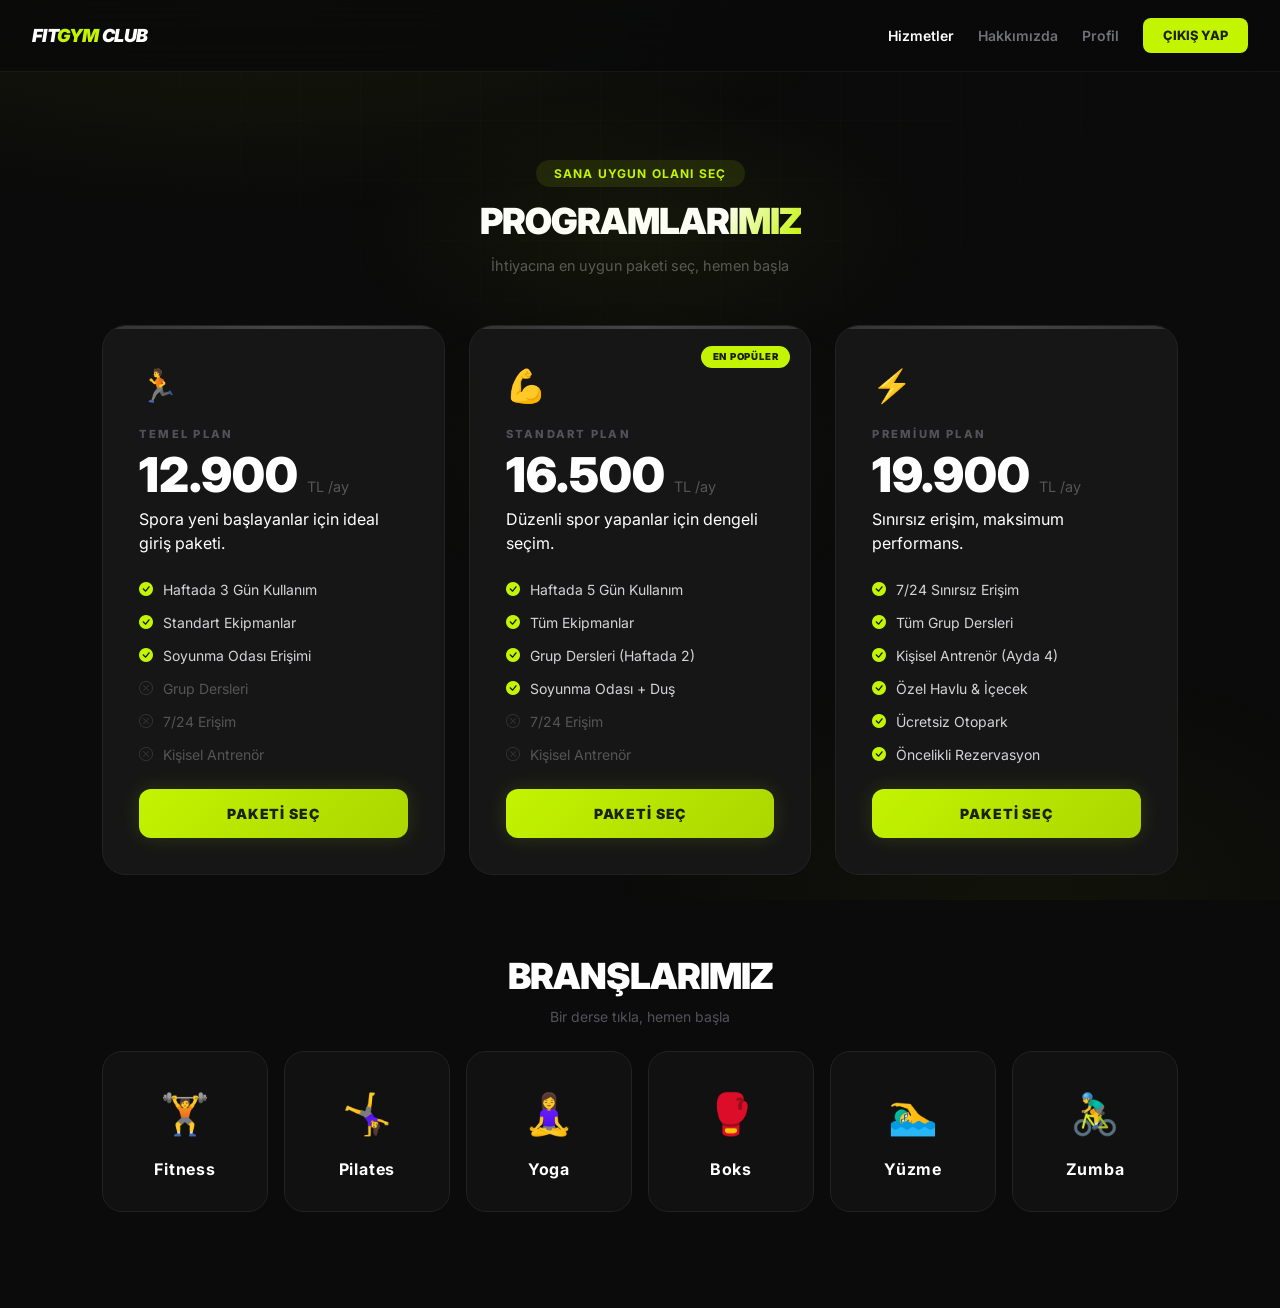
<file: fitgymclub_project/gym_frontend/pages/hizmetler.html>
<!DOCTYPE html>
<html lang="tr">
<head>
    <meta charset="UTF-8">
    <meta name="viewport" content="width=device-width, initial-scale=1.0">
    <title>Hizmetler & Programlar | Fit Gym Club</title>
    <link href="https://cdn.jsdelivr.net/npm/bootstrap@5.3.2/dist/css/bootstrap.min.css" rel="stylesheet">
    <link href="https://cdn.jsdelivr.net/npm/bootstrap-icons@1.11.3/font/bootstrap-icons.min.css" rel="stylesheet">
    <link href="https://fonts.googleapis.com/css2?family=Inter:wght@400;700;900&display=swap" rel="stylesheet">
    <style>
        :root { --lime: #c3f400; --bg: #0b0b0b; --card: #161616; }
        body { background-color: var(--bg); color: white; font-family: 'Inter', sans-serif; margin: 0; }

        /* Arka Plan Efekti */
        body::before {
            content: '';
            position: fixed; inset: 0; z-index: -1;
            background:
                radial-gradient(ellipse 80% 40% at 20% 0%, rgba(195,244,0,0.06) 0%, transparent 60%),
                radial-gradient(ellipse 60% 50% at 80% 100%, rgba(195,244,0,0.04) 0%, transparent 55%),
                radial-gradient(ellipse 40% 30% at 50% 50%, rgba(195,244,0,0.02) 0%, transparent 60%);
            pointer-events: none;
        }

        /* Grid çizgileri */
        body::after {
            content: '';
            position: fixed; inset: 0; z-index: -1;
            background-image:
                linear-gradient(rgba(195,244,0,0.025) 1px, transparent 1px),
                linear-gradient(90deg, rgba(195,244,0,0.025) 1px, transparent 1px);
            background-size: 60px 60px;
            mask-image: radial-gradient(ellipse 100% 100% at 50% 0%, black 0%, transparent 75%);
            pointer-events: none;
        }

        .site-navbar {
            position: fixed; top: 0; left: 0; right: 0; z-index: 100;
            background: rgba(9,9,11,.8); backdrop-filter: blur(20px);
            border-bottom: 1px solid rgba(255,255,255,.05);
            padding: 0 2rem; height: 72px;
            display: flex; align-items: center; justify-content: space-between;
        }
        .nav-logo { font-size: 1.125rem; font-weight: 900; font-style: italic; color: #fff; text-decoration: none; letter-spacing: -.04em; }
        .nav-logo span { color: var(--lime); }
        .nav-link-item { color: #71717a; text-decoration: none; font-size: .875rem; font-weight: 600; transition: color .2s; }
        .nav-link-item:hover { color: #fff; }

        /* Price Cards */
        .price-card {
            background: var(--card); border: 1px solid #222; padding: 2.25rem;
            border-radius: 1.5rem; transition: all .3s; position: relative; height: 100%;
            overflow: hidden;
        }
        .price-card::before {
            content: ''; position: absolute; top: 0; left: 0; right: 0; height: 3px;
            background: linear-gradient(90deg, #333, #444, #333); transition: all .3s;
        }
        .price-card:hover { transform: translateY(-10px); border-color: #333; box-shadow: 0 25px 50px rgba(0,0,0,.5); }
        .price-card:hover::before { background: linear-gradient(90deg, #555, #777, #555); }

        /* Temel - mavi ton */
        .price-card.plan-temel { border-color: #1a2535; }
        .price-card.plan-temel::before { background: linear-gradient(90deg, #1e3a5f, #2563eb, #1e3a5f); }
        .price-card.plan-temel:hover { border-color: #2563eb; box-shadow: 0 25px 50px rgba(37,99,235,.12); }
        .plan-temel .price-accent { color: #60a5fa; }

        /* Standart - mor ton */
        .price-card.plan-standart { border-color: #2d1b4e; }
        .price-card.plan-standart::before { background: linear-gradient(90deg, #4c1d95, #8b5cf6, #4c1d95); }
        .price-card.plan-standart:hover { border-color: #8b5cf6; box-shadow: 0 25px 50px rgba(139,92,246,.12); }
        .plan-standart .price-accent { color: #a78bfa; }
        .price-card.plan-standart .price-badge { background: linear-gradient(135deg, #8b5cf6, #6d28d9); color: #fff; }

        /* Premium - lime ton */
        .price-card.plan-premium {
            border-color: rgba(195,244,0,.25);
            background: linear-gradient(160deg, #0f1400 0%, #111 100%);
        }
        .price-card.plan-premium::before { background: linear-gradient(90deg, rgba(195,244,0,.3), var(--lime), rgba(195,244,0,.3)); }
        .price-card.plan-premium:hover { border-color: rgba(195,244,0,.5); box-shadow: 0 25px 50px rgba(195,244,0,.1); }
        .plan-premium .price-accent { color: var(--lime); text-shadow: 0 0 20px rgba(195,244,0,.3); }

        .price-badge {
            position: absolute; top: 1.25rem; right: 1.25rem;
            background: var(--lime); color: #1a2200;
            font-size: .6rem; font-weight: 900; padding: 4px 12px;
            border-radius: 999px; letter-spacing: .08em; text-transform: uppercase;
        }
        .price-plan-icon { font-size: 2rem; margin-bottom: 1rem; display: block; }
        .price-title { font-size: .7rem; letter-spacing: .2em; font-weight: 800; color: #52525b; text-transform: uppercase; margin-bottom: .35rem; }
        .price-amount { font-size: 3rem; font-weight: 900; margin: .5rem 0; line-height: 1; }
        .price-amount span { font-size: .9rem; color: #555; font-weight: 400; }
        .price-features { list-style: none; padding: 0; margin: 1.5rem 0; }
        .price-features li {
            display: flex; align-items: center; gap: .625rem;
            margin-bottom: .75rem; font-size: .875rem; color: #555;
        }
        .price-features li.feat-on { color: #d4d4d8; }
        .price-features li .feat-icon { font-size: .875rem; flex-shrink: 0; }
        .feat-on .feat-icon { color: var(--lime); }
        .feat-off .feat-icon { color: #333; }

        .btn-lime-full { background: linear-gradient(135deg, var(--lime), #abd600); color: #1a2200; font-weight: 900; font-size: .875rem; letter-spacing: .06em; text-transform: uppercase; padding: .875rem; border: none; border-radius: .75rem; cursor: pointer; width: 100%; transition: all .2s; box-shadow: 0 0 20px rgba(195,244,0,.15); }
        .btn-lime-full:hover { box-shadow: 0 0 30px rgba(195,244,0,.3); transform: translateY(-1px); }

        .btn-blue-full { background: linear-gradient(135deg, #1d4ed8, #2563eb); color: #fff; font-weight: 900; font-size: .875rem; letter-spacing: .06em; text-transform: uppercase; padding: .875rem; border: none; border-radius: .75rem; cursor: pointer; width: 100%; transition: all .2s; }
        .btn-blue-full:hover { box-shadow: 0 0 25px rgba(37,99,235,.3); transform: translateY(-1px); }

        .btn-purple-full { background: linear-gradient(135deg, #6d28d9, #8b5cf6); color: #fff; font-weight: 900; font-size: .875rem; letter-spacing: .06em; text-transform: uppercase; padding: .875rem; border: none; border-radius: .75rem; cursor: pointer; width: 100%; transition: all .2s; }
        .btn-purple-full:hover { box-shadow: 0 0 25px rgba(139,92,246,.3); transform: translateY(-1px); }

        /* Branch Cards */
        .brans-card {
            background: #111; border: 1px solid #222; padding: 2rem;
            border-radius: 1.25rem; text-align: center; cursor: pointer; transition: .3s;
        }
        .brans-card:hover { background: #1a1a1a; border-color: var(--lime); transform: scale(1.04); }
        .brans-card span { font-size: 2.5rem; display: block; margin-bottom: 1rem; }
        .brans-card h4 { margin: 0; font-weight: 700; letter-spacing: .05em; font-size: 1rem; }

        .section-title { font-size: 2.25rem; font-weight: 900; letter-spacing: -1px; }
        .section-title span { color: var(--lime); }

        /* Programlar bölümü arka efekt */
        .programs-section {
            position: relative;
        }
        .programs-section::before {
            content: '';
            position: absolute;
            top: -80px; left: 50%; transform: translateX(-50%);
            width: 600px; height: 300px;
            background: radial-gradient(ellipse, rgba(195,244,0,0.05) 0%, transparent 70%);
            pointer-events: none;
        }
        .hero-badge { background: rgba(195,244,0,.1); color: var(--lime); padding: 6px 18px; border-radius: 999px; font-weight: 700; font-size: .75rem; letter-spacing: .1em; text-transform: uppercase; }
    </style>
</head>
<body>

<nav class="site-navbar">
    <a href="../index.html" class="nav-logo">FIT<span>GYM</span> CLUB</a>
    <div class="d-none d-md-flex gap-4 align-items-center">
        <a href="hizmetler.html" class="nav-link-item" style="color:#fff">Hizmetler</a>
        <a href="hakkimizda.html" class="nav-link-item">Hakkımızda</a>
        <a href="profil.html" class="nav-link-item">Profil</a>
        <a href="giris.html" style="background:var(--lime);color:#1a2200;padding:.5rem 1.25rem;border-radius:.5rem;font-weight:800;font-size:.8rem;text-decoration:none">ÇIKIŞ YAP</a>
    </div>
</nav>

<main class="container" style="max-width:1100px;padding-top:160px;padding-bottom:6rem;position:relative">

    <!-- Programlar -->
    <section class="mb-5 programs-section">
        <div class="text-center mb-5">
            <span class="hero-badge">SANA UYGUN OLANI SEÇ</span>
            <h2 class="section-title mt-3">PROGRAMLAR<span style="background:linear-gradient(120deg,#fff 0%,var(--lime) 100%);-webkit-background-clip:text;-webkit-text-fill-color:transparent">IMIZ</span></h2>
            <p style="color:#555;font-size:.9rem;margin-top:.75rem">İhtiyacına en uygun paketi seç, hemen başla</p>
        </div>

        <div class="row g-4">

            <!-- Temel -->
            <div class="col-md-4">
                <div class="price-card">
                    <span class="price-plan-icon">🏃</span>
                    <div class="price-title">TEMEL PLAN</div>
                    <div class="price-amount">12.900 <span>TL /ay</span></div>
                    <p class="price-sub">Spora yeni başlayanlar için ideal giriş paketi.</p>
                    <div class="price-divider"></div>
                    <ul class="price-features">
                        <li class="feat-on"><i class="bi bi-check-circle-fill feat-icon"></i> Haftada 3 Gün Kullanım</li>
                        <li class="feat-on"><i class="bi bi-check-circle-fill feat-icon"></i> Standart Ekipmanlar</li>
                        <li class="feat-on"><i class="bi bi-check-circle-fill feat-icon"></i> Soyunma Odası Erişimi</li>
                        <li class="feat-off"><i class="bi bi-x-circle feat-icon"></i> Grup Dersleri</li>
                        <li class="feat-off"><i class="bi bi-x-circle feat-icon"></i> 7/24 Erişim</li>
                        <li class="feat-off"><i class="bi bi-x-circle feat-icon"></i> Kişisel Antrenör</li>
                    </ul>
                    <button class="btn-lime-full" onclick="bransTikla(1, 'Temel Paket')">Paketi Seç</button>
                </div>
            </div>

            <!-- Standart -->
            <div class="col-md-4">
                <div class="price-card">
                    <div class="price-badge">EN POPÜLER</div>
                    <span class="price-plan-icon">💪</span>
                    <div class="price-title">STANDART PLAN</div>
                    <div class="price-amount">16.500 <span>TL /ay</span></div>
                    <p class="price-sub">Düzenli spor yapanlar için dengeli seçim.</p>
                    <div class="price-divider"></div>
                    <ul class="price-features">
                        <li class="feat-on"><i class="bi bi-check-circle-fill feat-icon"></i> Haftada 5 Gün Kullanım</li>
                        <li class="feat-on"><i class="bi bi-check-circle-fill feat-icon"></i> Tüm Ekipmanlar</li>
                        <li class="feat-on"><i class="bi bi-check-circle-fill feat-icon"></i> Grup Dersleri (Haftada 2)</li>
                        <li class="feat-on"><i class="bi bi-check-circle-fill feat-icon"></i> Soyunma Odası + Duş</li>
                        <li class="feat-off"><i class="bi bi-x-circle feat-icon"></i> 7/24 Erişim</li>
                        <li class="feat-off"><i class="bi bi-x-circle feat-icon"></i> Kişisel Antrenör</li>
                    </ul>
                    <button class="btn-lime-full" onclick="bransTikla(2, 'Standart Paket')">Paketi Seç</button>
                </div>
            </div>

            <!-- Premium -->
            <div class="col-md-4">
                <div class="price-card featured">
                    <span class="price-plan-icon">⚡</span>
                    <div class="price-title">PREMİUM PLAN</div>
                    <div class="price-amount lime">19.900 <span>TL /ay</span></div>
                    <p class="price-sub">Sınırsız erişim, maksimum performans.</p>
                    <div class="price-divider"></div>
                    <ul class="price-features">
                        <li class="feat-on"><i class="bi bi-check-circle-fill feat-icon"></i> 7/24 Sınırsız Erişim</li>
                        <li class="feat-on"><i class="bi bi-check-circle-fill feat-icon"></i> Tüm Grup Dersleri</li>
                        <li class="feat-on"><i class="bi bi-check-circle-fill feat-icon"></i> Kişisel Antrenör (Ayda 4)</li>
                        <li class="feat-on"><i class="bi bi-check-circle-fill feat-icon"></i> Özel Havlu & İçecek</li>
                        <li class="feat-on"><i class="bi bi-check-circle-fill feat-icon"></i> Ücretsiz Otopark</li>
                        <li class="feat-on"><i class="bi bi-check-circle-fill feat-icon"></i> Öncelikli Rezervasyon</li>
                    </ul>
                    <button class="btn-lime-full" onclick="bransTikla(3, 'Premium Paket')">Paketi Seç</button>
                </div>
            </div>

        </div>
    </section>

    <!-- Branşlar -->
    <section style="margin-top:5rem">
        <h2 class="section-title text-center mb-2">BRANŞLARIMIZ</h2>
        <p class="text-center mb-4" style="color:#52525b;font-size:.875rem">Bir derse tıkla, hemen başla</p>
        <div class="row g-3">
            <div class="col-6 col-md-4 col-lg-2">
                <div class="brans-card" onclick="bransTikla(1, 'Fitness')">
                    <span>🏋️</span><h4>Fitness</h4>
                </div>
            </div>
            <div class="col-6 col-md-4 col-lg-2">
                <div class="brans-card" onclick="bransTikla(2, 'Pilates')">
                    <span>🤸‍♀️</span><h4>Pilates</h4>
                </div>
            </div>
            <div class="col-6 col-md-4 col-lg-2">
                <div class="brans-card" onclick="bransTikla(3, 'Yoga')">
                    <span>🧘‍♀️</span><h4>Yoga</h4>
                </div>
            </div>
            <div class="col-6 col-md-4 col-lg-2">
                <div class="brans-card" onclick="bransTikla(4, 'Boks')">
                    <span>🥊</span><h4>Boks</h4>
                </div>
            </div>
            <div class="col-6 col-md-4 col-lg-2">
                <div class="brans-card" onclick="bransTikla(5, 'Yüzme')">
                    <span>🏊‍♂️</span><h4>Yüzme</h4>
                </div>
            </div>
            <div class="col-6 col-md-4 col-lg-2">
                <div class="brans-card" onclick="bransTikla(6, 'Zumba')">
                    <span>🚴‍♂️</span><h4>Zumba</h4>
                </div>
            </div>
        </div>
    </section>
</main>

<!-- Giriş Gerekli Modal -->
<div class="modal fade" id="girisModal" tabindex="-1">
    <div class="modal-dialog modal-dialog-centered">
        <div class="modal-content" style="background:#111;border:1px solid rgba(195,244,0,0.15);border-radius:1.25rem;color:#e5e2e1">
            <!-- Üst lime çizgi -->
            <div style="height:2px;background:linear-gradient(90deg,transparent,#c3f400,transparent);border-radius:1.25rem 1.25rem 0 0"></div>
            <div class="p-4">
                <!-- Başlık -->
                <div class="text-center mb-4">
                    <div style="width:64px;height:64px;background:rgba(195,244,0,0.08);border:1px solid rgba(195,244,0,0.2);border-radius:50%;display:flex;align-items:center;justify-content:center;margin:0 auto 1rem;font-size:1.75rem">🏋️</div>
                    <h5 class="fw-black mb-1" style="color:#fff;font-size:1.25rem">Devam etmek için giriş yap</h5>
                    <p style="color:#52525b;font-size:.875rem;margin:0">
                        <span id="modal-ders-adi" style="color:#c3f400;font-weight:700"></span> dersine kayıt olmak için hesabın olması gerekiyor.
                    </p>
                </div>

                <!-- Seçenekler -->
                <div class="d-grid gap-2 mb-3">
                    <button onclick="modalGirisYap()" style="background:linear-gradient(135deg,#c3f400,#abd600);color:#1a2200;font-weight:900;font-size:.9rem;padding:.875rem;border:none;border-radius:.75rem;cursor:pointer;letter-spacing:.04em">
                        🔑 Giriş Yap
                    </button>
                    <button onclick="modalKayitOl()" style="background:transparent;color:#c3f400;font-weight:700;font-size:.875rem;padding:.875rem;border:1px solid rgba(195,244,0,0.25);border-radius:.75rem;cursor:pointer">
                        ✨ Ücretsiz Üye Ol
                    </button>
                </div>

                <button onclick="modalKapat()" style="background:transparent;border:none;color:#3f3f46;font-size:.8rem;width:100%;cursor:pointer;padding:.5rem">
                    Vazgeç
                </button>
            </div>
        </div>
    </div>
</div>

<script src="https://cdn.jsdelivr.net/npm/bootstrap@5.3.2/dist/js/bootstrap.bundle.min.js"></script>
<script>
let seciliHizmetId  = null;
let seciliHizmetAdi = null;
let girisModal      = null;

function bransTikla(hizmetId, hizmetAdi) {
    const user = localStorage.getItem('user');

    if (user) {
        // Giriş yapılmış → direkt ödemeye git
        satinAlmayaGit(hizmetId, hizmetAdi);
    } else {
        // Giriş yapılmamış → modal göster
        seciliHizmetId  = hizmetId;
        seciliHizmetAdi = hizmetAdi;
        document.getElementById('modal-ders-adi').textContent = hizmetAdi;
        if (!girisModal) girisModal = new bootstrap.Modal(document.getElementById('girisModal'));
        girisModal.show();
    }
}

function satinAlmayaGit(hizmetId, hizmetAdi) {
    localStorage.setItem('secilenHizmetId',  hizmetId);
    localStorage.setItem('secilenHizmetAdi', hizmetAdi);
    window.location.href = 'odeme.html';
}

function modalGirisYap() {
    // Giriş sonrası geri dönmek için hedefi kaydet
    if (seciliHizmetId) {
        localStorage.setItem('secilenHizmetId',  seciliHizmetId);
        localStorage.setItem('secilenHizmetAdi', seciliHizmetAdi);
    }
    window.location.href = 'giris.html';
}

function modalKayitOl() {
    if (seciliHizmetId) {
        localStorage.setItem('secilenHizmetId',  seciliHizmetId);
        localStorage.setItem('secilenHizmetAdi', seciliHizmetAdi);
    }
    window.location.href = 'kayit.html';
}

function modalKapat() { girisModal?.hide(); }

// Paket satın alma (üst kısımdaki butonlar) da aynı kontrolü yapsın
function satinAlmayaGitKontrol(hizmetId, hizmetAdi) {
    bransTikla(hizmetId, hizmetAdi);
}
</script>
</body>
</html>
</file>
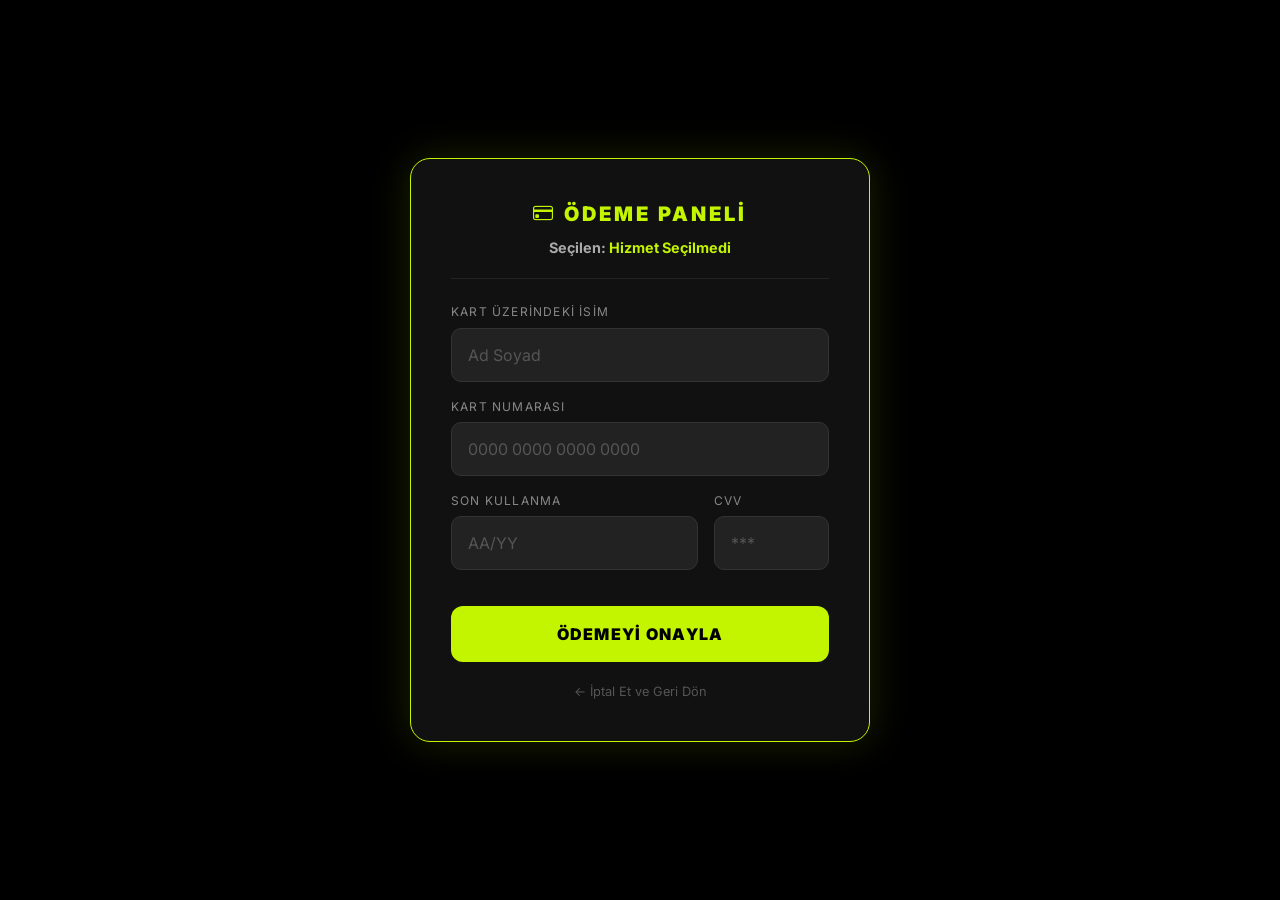
<file: fitgymclub_project/gym_frontend/pages/odeme.html>
<!DOCTYPE html>
<html lang="tr">
<head>
    <meta charset="UTF-8">
    <meta name="viewport" content="width=device-width, initial-scale=1.0">
    <title>Ödeme Yap | Fit Gym Club</title>
    <link href="https://cdn.jsdelivr.net/npm/bootstrap@5.3.2/dist/css/bootstrap.min.css" rel="stylesheet">
    <link href="https://cdn.jsdelivr.net/npm/bootstrap-icons@1.11.3/font/bootstrap-icons.min.css" rel="stylesheet">
    <link href="https://fonts.googleapis.com/css2?family=Inter:wght@400;700;900&display=swap" rel="stylesheet">
    <style>
        :root { --lime: #c3f400; }
        body { background: #000; color: #fff; font-family: 'Inter', sans-serif; min-height: 100vh; display: flex; align-items: center; justify-content: center; padding: 2rem; }

        .payment-card {
            width: 100%; max-width: 460px;
            background: #111; border: 1px solid var(--lime);
            border-radius: 1.25rem; padding: 2.5rem;
            box-shadow: 0 0 40px rgba(195,244,0,.15);
        }

        .pay-title { color: var(--lime); text-align: center; text-transform: uppercase; letter-spacing: .15em; font-size: 1.25rem; font-weight: 900; margin-bottom: .5rem; }

        .selected-pkg { text-align: center; font-weight: 700; color: #aaa; font-size: .9rem; padding-bottom: 1.25rem; border-bottom: 1px solid #222; margin-bottom: 1.5rem; }
        .selected-pkg span { color: var(--lime); }

        .form-label-pay { font-size: .75rem; color: #888; letter-spacing: .1em; text-transform: uppercase; margin-bottom: .4rem; display: block; }

        .form-control-pay {
            width: 100%; padding: .875rem 1rem; background: #222;
            border: 1px solid #333; border-radius: .625rem; color: #fff;
            font-size: 1rem; outline: none; transition: all .2s;
        }
        .form-control-pay:focus { border-color: var(--lime); box-shadow: 0 0 0 3px rgba(195,244,0,.15); }
        .form-control-pay::placeholder { color: #555; }

        .btn-pay {
            width: 100%; padding: 1rem; background: var(--lime); color: #000;
            border: none; border-radius: .75rem; font-weight: 900; font-size: 1rem;
            text-transform: uppercase; letter-spacing: .08em; cursor: pointer;
            margin-top: 1.25rem; transition: all .2s;
        }
        .btn-pay:hover { box-shadow: 0 0 25px rgba(195,244,0,.4); }
        .btn-pay:disabled { opacity: .6; cursor: not-allowed; }

        .back-link { display: block; text-align: center; margin-top: 1.25rem; color: #555; text-decoration: none; font-size: .8rem; transition: color .2s; }
        .back-link:hover { color: #fff; }
    </style>
</head>
<body>

<div class="payment-card">
    <div class="pay-title"><i class="bi bi-credit-card me-2"></i>ÖDEME PANELİ</div>
    <div class="selected-pkg">Seçilen: <span id="paket-adi">Yükleniyor...</span></div>

    <form id="payment-form">
        <div class="mb-3">
            <label class="form-label-pay">KART ÜZERİNDEKİ İSİM</label>
            <input type="text" id="card-name" class="form-control-pay" placeholder="Ad Soyad" required>
        </div>
        <div class="mb-3">
            <label class="form-label-pay">KART NUMARASI</label>
            <input type="text" id="card-number" class="form-control-pay" placeholder="0000 0000 0000 0000" maxlength="16" required>
        </div>
        <div class="row g-3 mb-3">
            <div class="col-8">
                <label class="form-label-pay">SON KULLANMA</label>
                <input type="text" class="form-control-pay" placeholder="AA/YY" maxlength="5" required>
            </div>
            <div class="col-4">
                <label class="form-label-pay">CVV</label>
                <input type="password" class="form-control-pay" placeholder="***" maxlength="3" required>
            </div>
        </div>
        <button type="submit" class="btn-pay" id="pay-btn">ÖDEMEYİ ONAYLA</button>
    </form>

    <a href="hizmetler.html" class="back-link">← İptal Et ve Geri Dön</a>
</div>

<script src="https://cdn.jsdelivr.net/npm/bootstrap@5.3.2/dist/js/bootstrap.bundle.min.js"></script>
<script>
    document.addEventListener('DOMContentLoaded', () => {
        const ad = localStorage.getItem('secilenHizmetAdi') || 'Hizmet Seçilmedi';
        const id = localStorage.getItem('secilenHizmetId');
        document.getElementById('paket-adi').textContent = ad;

        document.getElementById('payment-form').addEventListener('submit', async (e) => {
            e.preventDefault();
            const btn = document.getElementById('pay-btn');
            btn.textContent = 'İŞLENİYOR...';
            btn.disabled = true;

            try {
                const response = await fetch('http://localhost:8000/gym_backend/api/payments/pay.php', {
                    method: 'POST',
                    headers: { 'Content-Type': 'application/json' },
                    credentials: 'include',
                    body: JSON.stringify({ hizmet_id: id })
                });

                const result = await response.json();

                if (result.success) {
                    alert('✅ ' + result.message);
                    window.location.href = 'profil.html';
                } else {
                    alert('❌ ' + result.message);
                    btn.textContent = 'ÖDEMEYİ ONAYLA';
                    btn.disabled = false;
                }
            } catch (err) {
                alert('Sunucuya bağlanılamadı. Backend (8000) çalışıyor mu?');
                btn.textContent = 'ÖDEMEYİ ONAYLA';
                btn.disabled = false;
            }
        });
    });
</script>
</body>
</html>
</file>
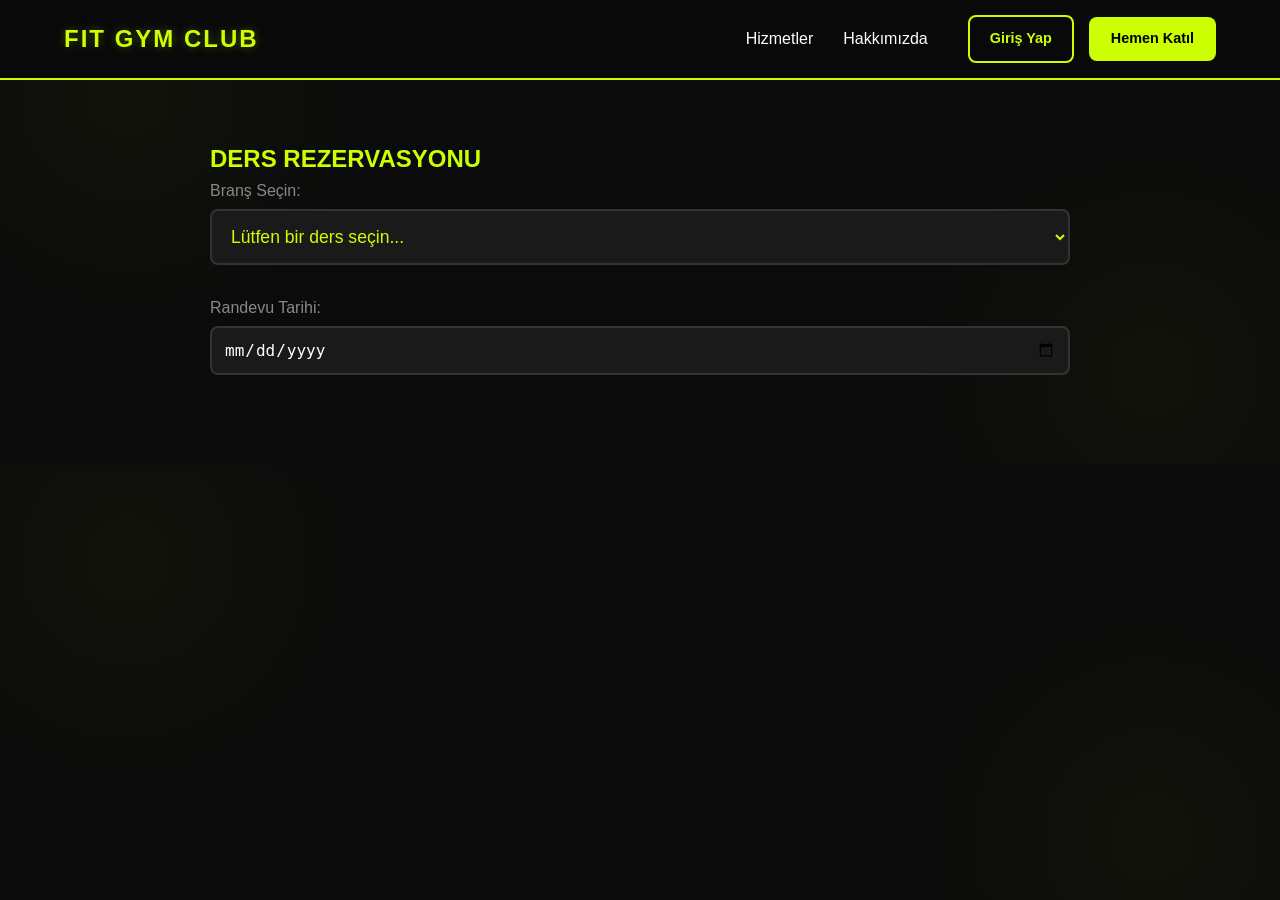
<file: fitgymclub_project/gym_frontend/pages/rezervasyon.html>
<!DOCTYPE html>
<html lang="tr">
<head>
    <meta charset="UTF-8">
    <meta name="viewport" content="width=device-width, initial-scale=1.0">
    <title>Rezervasyon - Fit Gym Club</title>
    <link rel="stylesheet" href="../css/style.css">
    <link rel="stylesheet" href="../css/navbar.css"> 
    <style>
        body { background-color: #0b0b0b; color: white; font-family: sans-serif; margin: 0; }
        
        .res-container { 
            max-width: 900px; 
            margin: 120px auto 50px; 
            padding: 20px; 
        }

        .date-input {
            width: 100%; padding: 12px; background: #1a1a1a; border: 2px solid #333;
            color: white; border-radius: 8px; font-size: 1rem; margin-bottom: 20px;
            box-sizing: border-box;
        }

        .service-select { 
            width: 100%; padding: 15px; background: #1a1a1a; border: 2px solid #333; 
            color: #ccff00; font-size: 1.1rem; border-radius: 8px; margin-bottom: 30px; 
        } 

        .slots-grid { display: grid; grid-template-columns: repeat(auto-fill, minmax(200px, 1fr)); gap: 20px; }
        
        .slot-card { 
            background: #111; border: 1px solid #444; padding: 20px; border-radius: 10px; 
            transition: 0.3s; text-align: center; cursor: pointer;
        }

        .slot-card:hover { border-color: #ccff00; box-shadow: 0 0 15px rgba(204, 255, 0, 0.3); }
        .slot-card.full { border-color: #ff0055; opacity: 0.6; cursor: not-allowed; }

        .time { display: block; font-size: 1.5rem; font-weight: bold; margin-bottom: 10px; }
        .capacity { color: #888; font-size: 0.9rem; }

        .btn-reserve { 
            margin-top: 15px; background: #ccff00; color: black; border: none; 
            padding: 8px 15px; border-radius: 5px; font-weight: bold;
            cursor: pointer; transition: 0.3s;
        }
        .btn-reserve:hover { background: #b3e600; transform: scale(1.05); }
    </style>
</head>
<body> 
    <nav class="navbar">
        <a href="index.html" class="nav-logo">FIT GYM CLUB</a>
        
        <div class="nav-right">
            <ul class="nav-links" id="nav-links">
                </ul>
            <div class="nav-buttons" id="nav-buttons">
                </div>
        </div>

        <div class="menu-toggle">
            <span></span><span></span><span></span>
        </div>
    </nav>

    <div class="res-container">
        <h2 style="color: #ccff00;">DERS REZERVASYONU</h2>

        <label style="color: #888; display: block; margin-bottom: 5px;">Branş Seçin:</label>
        <select id="serviceDropdown" class="service-select"> 
            <option value="">Lütfen bir ders seçin...</option>
        </select>

        <label style="color: #888; display: block; margin-bottom: 5px;">Randevu Tarihi:</label>
        <input type="date" id="rezTarih" class="date-input">

        <div id="slotsContainer" class="slots-grid">
            </div>
    </div>

    <script src="../js/navbar.js"></script>
    <script src="../js/rezervasyon.js"></script> 
</body>
</html>
</file>
<file: fitgymclub_project/gym_frontend/css/style.css>
/* FİT GYM CLUB - Modern & Neon Global Styles */
@import url('https://fonts.googleapis.com/css2?family=Inter:wght@400;600;800;900&display=swap');

:root {
    /* Renk Paleti */
    --neon-sari:   #ccff00; 
    --neon-koyu:   #b3e600;
    --siyah:       #080808; /* Daha derin bir siyah */
    --siyah-2:     #121212;
    --siyah-3:     #1c1c1c;
    --siyah-4:     #282828;
    --gri-acik:    #e0e0e0;
    --beyaz:       #ffffff;
    
    /* Modern Font ve Layout */
    --font-main:   'Inter', sans-serif; 
    --radius-lg:   20px;
    --golge-neon:  0 0 30px rgba(204, 255, 0, 0.15);
    --transition:  all 0.4s cubic-bezier(0.175, 0.885, 0.32, 1.275);
}

/* Global Reset */
* {
    margin: 0;
    padding: 0;
    box-sizing: border-box;
}

body {
    background-color: var(--siyah);
    /* Canlılık katan arka plan efekti */
    background-image: 
        radial-gradient(circle at 10% 20%, rgba(204, 255, 0, 0.03) 0%, transparent 20%),
        radial-gradient(circle at 90% 80%, rgba(204, 255, 0, 0.03) 0%, transparent 20%);
    color: var(--beyaz);
    font-family: var(--font-main);
    line-height: 1.6;
    overflow-x: hidden;
    -webkit-font-smoothing: antialiased;
}

/* Linklerin morarmasını engelleyen kesin çözüm */
a {
    text-decoration: none !important;
    color: inherit;
    transition: var(--transition);
}

/* HERO SECTION [cite: 9] */
.hero {
    height: 100vh;
    /* Daha canlı ve derinlikli overlay */
    background: 
        linear-gradient(rgba(8, 8, 8, 0.6), rgba(8, 8, 8, 0.9)), 
        url('../assets/img/hero-gym.jpg') no-repeat center center/cover;
    display: flex;
    flex-direction: column;
    justify-content: center;
    align-items: center;
    text-align: center;
    padding: 0 20px;
}

.hero h1 {
    font-size: clamp(3rem, 10vw, 6rem); /* Daha agresif ve modern boyut */
    font-weight: 900;
    text-transform: uppercase;
    color: var(--neon-sari);
    letter-spacing: -2px; /* Modern "tight" görünüm */
    margin-bottom: 20px;
    text-shadow: 0 0 20px rgba(204, 255, 0, 0.5);
}

.hero p {
    font-size: 1.4rem;
    color: var(--gri-acik);
    max-width: 800px;
    margin-bottom: 40px;
    font-weight: 400;
}

.btn-primary {
    background-color: var(--neon-sari) !important; /* Arka plan kesin neon sarı */
    color: #080808 !important; /* Yazı kesinlikle koyu siyah */
    padding: 16px 40px;
    font-weight: 900;
    border-radius: 50px;
    text-transform: uppercase;
    display: inline-block;
    border: none;
    cursor: pointer;
    box-shadow: 0 4px 15px rgba(204, 255, 0, 0.3); /* Hafif derinlik */
    transition: var(--transition);
}

.btn-primary:hover {
    transform: translateY(-3px) scale(1.02);
    background-color: var(--neon-koyu) !important;
    box-shadow: 0 8px 25px rgba(204, 255, 0, 0.5);
}

.btn-outline-hero {
    background: rgba(255, 255, 255, 0.05);
    backdrop-filter: blur(5px);
    color: var(--beyaz) !important;
    padding: 18px 45px;
    border: 2px solid rgba(255, 255, 255, 0.2);
    border-radius: 50px;
    font-weight: 800;
    text-transform: uppercase;
    transition: var(--transition);
}

.btn-outline-hero:hover {
    border-color: var(--neon-sari);
    color: var(--neon-sari) !important;
    background: transparent;
}

/* HİZMET KARTLARI (GRID) [cite: 32] */
.section-title {
    text-align: center;
    margin: 100px 0 60px;
    font-size: 3rem;
    font-weight: 900;
    color: var(--neon-sari);
}

.pricing-grid {
    display: grid;
    grid-template-columns: repeat(auto-fit, minmax(320px, 1fr));
    gap: 40px;
    padding-bottom: 120px;
}

.price-card {
    background: linear-gradient(145deg, var(--siyah-2), var(--siyah-3));
    border: 1px solid var(--siyah-4);
    border-radius: var(--radius-lg);
    padding: 60px 40px;
    text-align: center;
    transition: var(--transition);
    position: relative;
    overflow: hidden;
}

.price-card:hover {
    border-color: var(--neon-sari);
    transform: translateY(-15px);
    box-shadow: var(--golge-neon);
}

.price-card::before {
    content: '';
    position: absolute;
    top: 0; left: 0; width: 100%; height: 4px;
    background: var(--neon-sari);
    transform: scaleX(0);
    transition: var(--transition);
}

.price-card:hover::before {
    transform: scaleX(1);
}

.hizmet-ikon {
    font-size: 4rem;
    margin-bottom: 25px;
    display: block;
}
</file>
<file: fitgymclub_project/gym_frontend/css/navbar.css>
:root {
    --primary: #ccff00;      
    --bg-dark: rgba(10, 10, 10, 0.98);
    --text-white: #ffffff;
    --transition: all 0.3s ease;
    --nav-height: 80px;
}

.navbar {
    position: fixed;
    top: 0;
    left: 0;
    width: 100%;
    height: var(--nav-height);
    display: flex;
    justify-content: space-between;
    align-items: center;
    padding: 0 5%;
    background: var(--bg-dark);
    backdrop-filter: blur(10px);
    z-index: 1000;
    border-bottom: 2px solid var(--primary); /*  */
    box-sizing: border-box;
}

.nav-logo {
    color: var(--primary) !important;
    font-size: 1.5rem;
    font-weight: 800;
    text-transform: uppercase;
    letter-spacing: 2px;
    text-decoration: none !important;
    text-shadow: 0 0 10px rgba(204, 255, 0, 0.3);
}
.nav-right {
    display: flex;
    align-items: center; 
    gap: 40px;         
}
.nav-links {
    display: flex;
    gap: 30px;
    list-style: none;
    margin: 0;        
    padding: 0;       
    align-items: center;
}

.nav-links a {
    text-decoration: none !important;
    color: var(--text-white) !important;
    font-weight: 500;
    font-size: 1rem;
    transition: var(--transition); /*  */
}
.nav-links a:hover, 
.nav-links a.active {
    color: var(--primary) !important;
}

.menu-toggle {
    display: none;
    flex-direction: column;
    cursor: pointer;
    gap: 5px;
}

.menu-toggle span {
    width: 25px;
    height: 3px;
    background: var(--primary);
    border-radius: 2px;
}

.nav-buttons {
    display: flex;
    align-items: center;
    gap: 15px;
}

.btn-outline {
    border: 2px solid var(--primary) !important;
    color: var(--primary) !important;
    padding: 10px 20px;
    border-radius: 8px;
    text-decoration: none !important;
    font-weight: bold;
    font-size: 0.9rem;
    transition: var(--transition);
    background: transparent;
}

.btn-outline:hover {
    background: var(--primary);
    color: #000000 !important;
    box-shadow: 0 0 15px var(--primary); /*  */
}

.btn-primary-nav {
    background: var(--primary);
    color: #000000 !important;
    padding: 10px 22px;
    border-radius: 8px;
    text-decoration: none !important;
    font-weight: bold;
    font-size: 0.9rem;
    transition: var(--transition);
    border: none;
}

.btn-primary-nav:hover {
    background: #b3e600;
    box-shadow: 0 0 20px var(--primary);
    transform: translateY(-2px); /*  */
}

@media (max-width: 992px) {
    .menu-toggle {
        display: flex; 
    }

    .nav-links {
        display: none;
        position: absolute;
        top: var(--nav-height);
        left: 0;
        width: 100%;
        background: rgba(10, 10, 10, 0.95);
        flex-direction: column;
        padding: 20px 0;
        text-align: center;
        border-bottom: 2px solid var(--primary);
    }

    .nav-links.active {
        display: flex; 
    }

    .nav-buttons {
        display: none; 
    }
}
</file>
